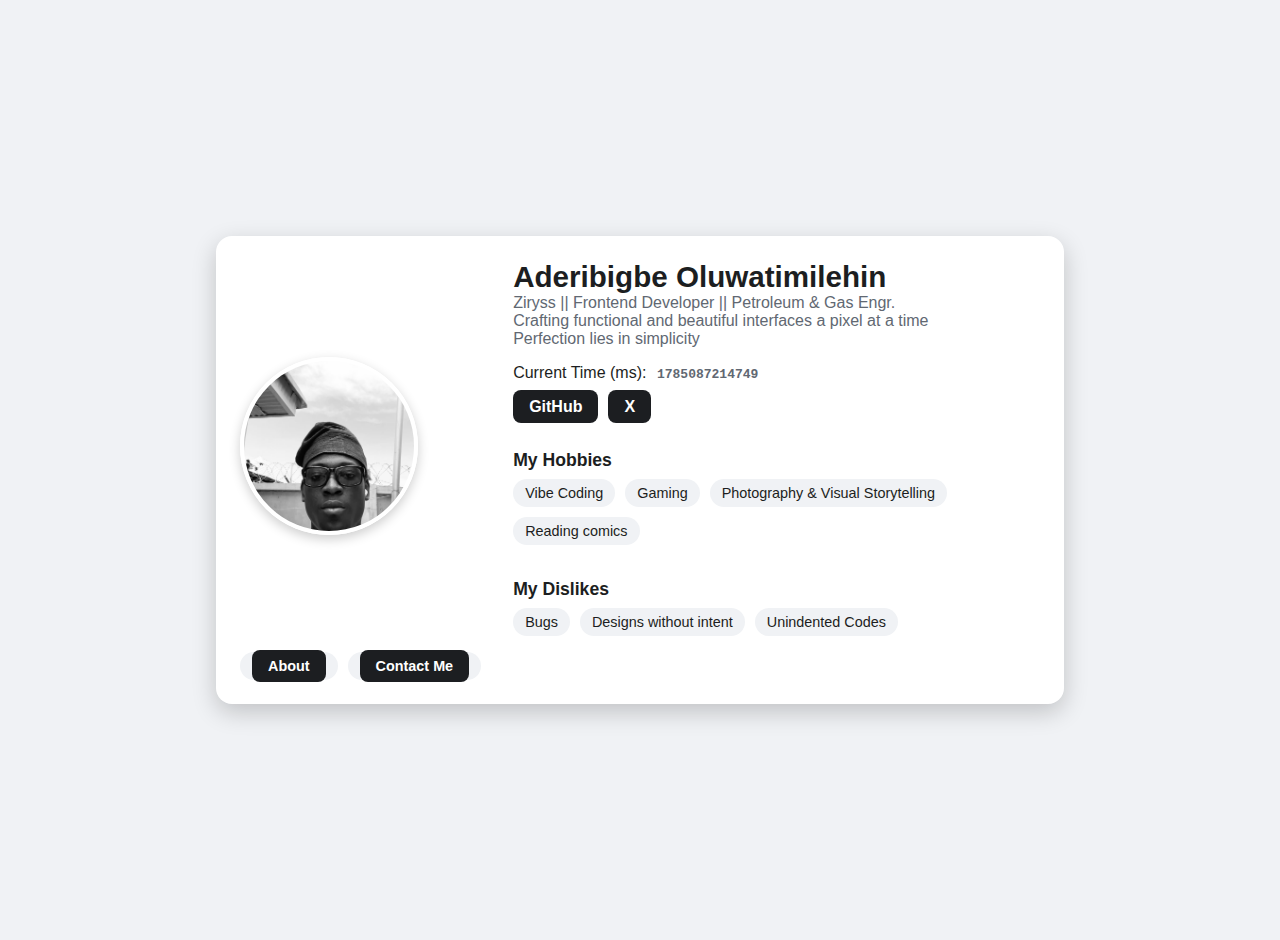
<file: index.html>
<!DOCTYPE html>
<html lang="en">
<head>
    <meta charset="UTF-8">
    <meta name="viewport" content="width=device-width, initial-scale=1.0">
    <title>Ziryss' Profile Card</title>
    <link rel="stylesheet" href="style.css">
</head>
<body>

    <main>
        <article data-testid="test-profile-card">

            <figure>
                <img 
                    data-testid="test-user-avatar"
                    src="./profile.jpg"
                    alt="Picture of Timilehin"
                >
            </figure>

            <div class="user-info">
                <h2 data-testid="test-user-name">Aderibigbe Oluwatimilehin</h2>

                <p data-testid="test-user-bio">
                    Ziryss || Frontend Developer || Petroleum & Gas Engr. <br> 
                    Crafting functional and beautiful interfaces a pixel at a time <br> Perfection lies in simplicity
                </p>

                <p>
                    Current Time (ms): <span data-testid="test-user-time"></span>
                </p>

                <ul data-testid="test-user-social-links">

                    <li>
                        <a
                            href="https://github.com/timi-aderibigbe"
                            target="_blank"
                            rel="noopener noreferrer"
                            data-testid="test-user-social-github">
                            GitHub
                        </a>
                    </li>

                    <li>
                        <a
                            href="https://www.x.com/timitwts/"
                            target="_blank"
                            rel="noopener noreferrer"
                            data-testid="test-user-social-x">
                            X
                        </a>
                    </li>

                </ul>

            </div>

            <section class="user-details">
                <h3>My Hobbies</h3>
                <ul data-testid="test-user-hobbies"> 
                    <li>Vibe Coding</li>
                    <li>Gaming</li>
                    <li>Photography & Visual Storytelling</li>
                    <li>Reading comics</li>
                </ul>
            </section>

            <section class="user-details">
                <h3>My Dislikes</h3>
                <ul data-testid="test-user-dislikes">
                    <li>Bugs</li>
                    <li>Designs without intent</li>
                    <li>Unindented Codes</li>
                </ul>
            </section>

            <section class="user-details">
                <ul data-testid="test-user-social-links">

                    <li>
                        <a href="about.html">About</a>
                    </li>

                    <li>
                        <a href="contact.html">Contact Me</a>
                    </li>

                </ul>
            </section>



        </article>
    </main>

    <script src="script.js"></script>
</body>
</html>
</file>
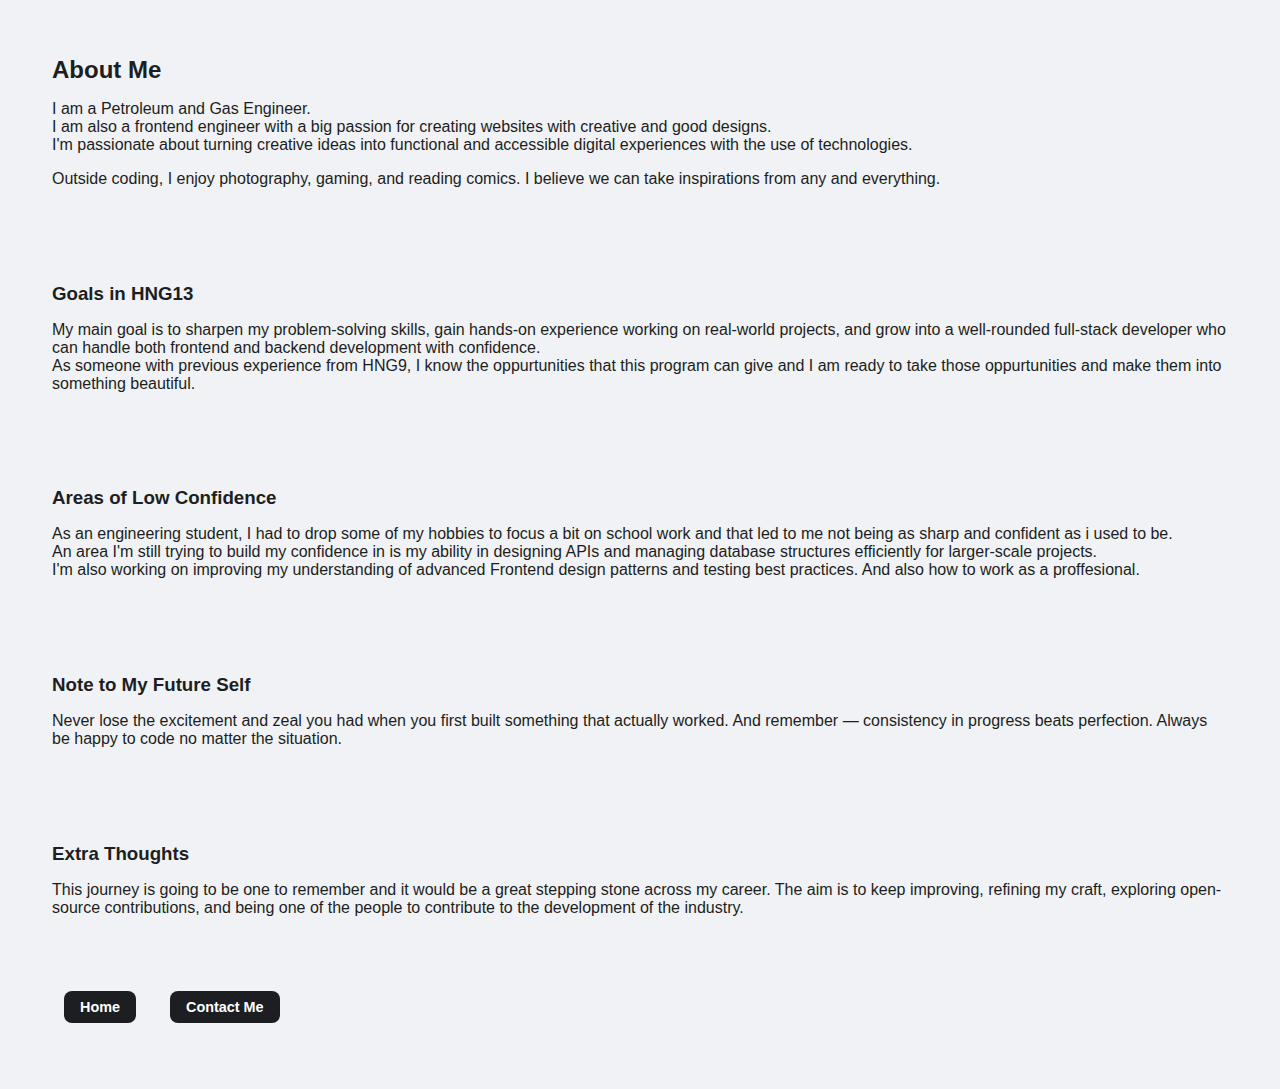
<file: about.html>
<!DOCTYPE html>
<html lang="en">
<head>
    <meta charset="UTF-8">
    <meta name="viewport" content="width=device-width, initial-scale=1.0">
    <title>About Me- Ziryss</title>
    <link rel="stylesheet" href="style.css">
</head>
<body>

    <main data-testid="test-about-page" class="about">
        <section data-testid="test-about-bio">
          <h2>About Me</h2>
          <p>
            I am a Petroleum and Gas Engineer. <br>
            I am also a frontend engineer with a big passion for creating websites with creative and good designs. <br>
            I'm passionate about turning creative ideas into functional and
            accessible digital experiences with the use of technologies.
          </p>
          <p>
            Outside coding, I enjoy photography, gaming, and reading comics. I believe we can take inspirations from any and everything.
          </p>
        </section>
  
        <section data-testid="test-about-goals">
          <h3>Goals in HNG13</h3>
          <p>
            My main goal is to sharpen my problem-solving skills, gain hands-on
            experience working on real-world projects, and grow into a
            well-rounded full-stack developer who can handle both frontend and
            backend development with confidence. <br>
            As someone with previous experience from HNG9, 
            I know the oppurtunities that this program can give and I am ready to take those oppurtunities and make them into something beautiful. 
          </p>
        </section>
  
        <section data-testid="test-about-confidence">
          <h3>Areas of Low Confidence</h3>
          <p>
            As an engineering student, 
            I had to drop some of my hobbies to focus a bit on school work and that led to me not being as sharp and confident as i used to be. <br>
            An area I'm still trying to build my confidence in is my ability in designing APIs and managing database structures efficiently for
            larger-scale projects. <br> I'm also working on improving my understanding
            of advanced Frontend design patterns and testing best practices. And also how to work as a proffesional.
          </p>
        </section>
  
        <section data-testid="test-about-future-note">
          <h3>Note to My Future Self</h3>
          <p>
            Never lose the excitement and zeal you had when you
            first built something that actually worked. And remember — consistency in
            progress beats perfection. Always be happy to code no matter the situation.
          </p>
        </section>
  
        <section data-testid="test-about-extra">
          <h3>Extra Thoughts</h3>
          <p>
            This journey is going to be one to remember and it would be a great stepping stone across my career. 
            The aim is to keep improving, refining my craft,
            exploring open-source contributions, and being one of the people to contribute to the development of the industry.
          </p>
        </section>

        <section class="user-details">
            <ul data-testid="test-user-social-links">

                <li>
                    <a
                        href="index.html">
                        Home
                    </a>
                </li>

                <li>
                    <a
                        href="contact.html">
                        Contact Me
                    </a>
                </li>

            </ul>
        </section>
      </main>

</body>
</html>
</file>
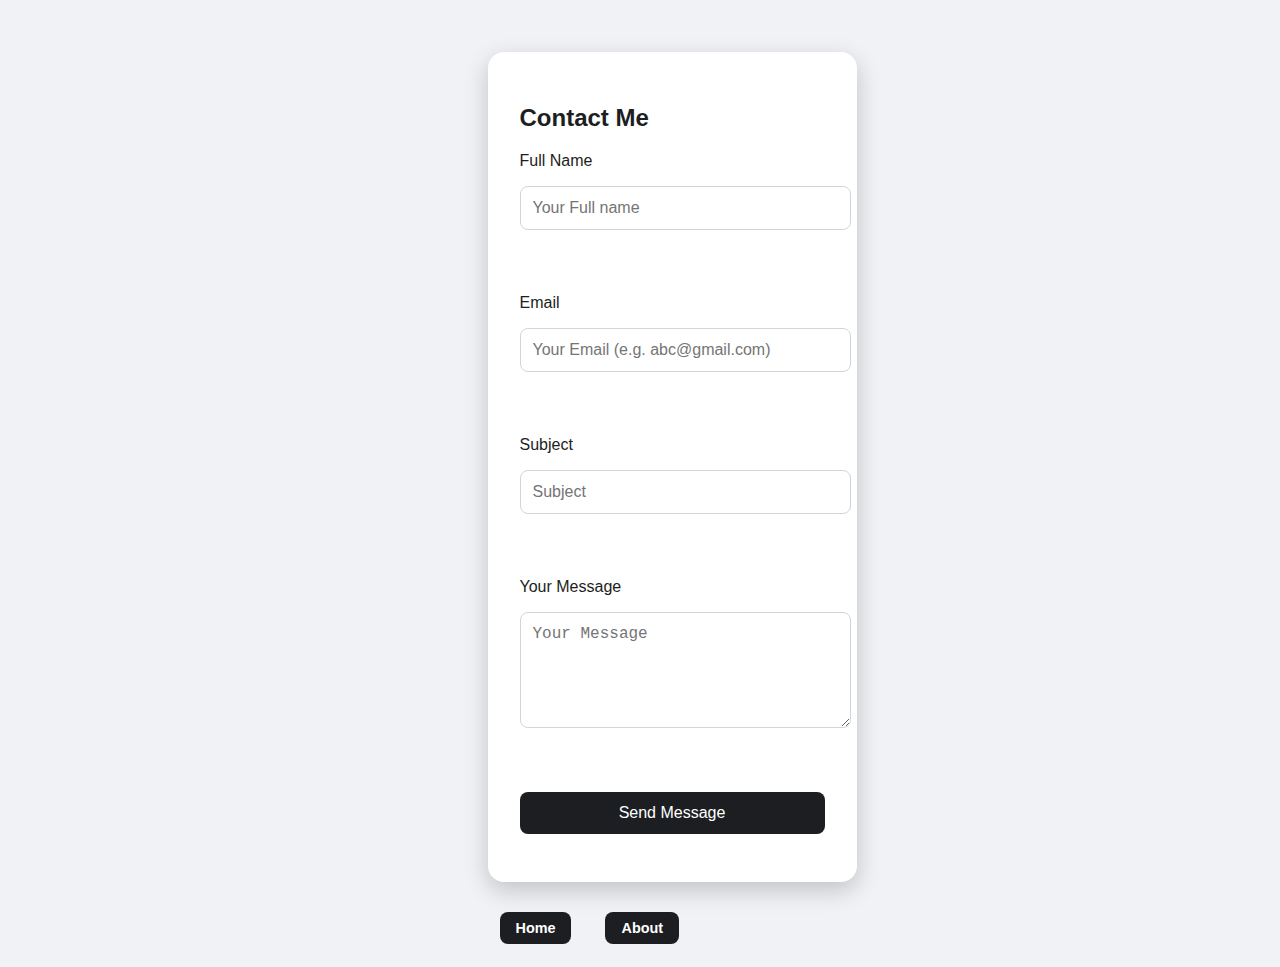
<file: contact.html>
<!DOCTYPE html>
<html lang="en">
<head>
    <meta charset="UTF-8">
    <meta name="viewport" content="width=device-width, initial-scale=1.0">
    <title>Contact Ziryss</title>
    <link rel="stylesheet" href="style.css">
</head>
<body>

      <main>
        <section class="contact">
          <h2>Contact Me</h2>
  
          <form id="contactForm" novalidate>
            <!-- Name Field -->
            <label for="name">Full Name</label>
            <input
              type="text"
              id="name"
              name="name"
              placeholder="Your Full name"
              required
              aria-describedby="error-name"
              data-testid="test-contact-name"
            />
            <p
              class="error"
              id="error-name"
              data-testid="test-contact-error-name"
            ></p>
  
            <!-- Email -->
            <label for="email">Email</label>
            <input
              type="email"
              id="email"
              name="email"
              placeholder="Your Email (e.g. abc@gmail.com)"
              required
              aria-describedby="error-email"
              data-testid="test-contact-email"
            />
            <p
              class="error"
              id="error-email"
              data-testid="test-contact-error-email"
            ></p>
  
            <!-- Subject Sect -->
            <label for="subject">Subject</label>
            <input
              type="text"
              id="subject"
              name="subject"
              placeholder="Subject"
              required
              aria-describedby="error-subject"
              data-testid="test-contact-subject"
            />
            <p
              class="error"
              id="error-subject"
              data-testid="test-contact-error-subject"
            ></p>
  
            <!-- Message Field -->
            <label for="message">Your Message</label>
            <textarea
              id="message"
              name="message"
              rows="5"
              placeholder="Your Message"
              required
              aria-describedby="error-message"
              data-testid="test-contact-message"
            ></textarea>
            <p
              class="error"
              id="error-message"
              data-testid="test-contact-error-message"
            ></p>
  
            <!-- Submit -->
            <button type="submit" data-testid="test-contact-submit">
              Send Message
            </button>
          </form>
  
          <p id="successMsg" role="status" data-testid="test-contact-success"></p>
        </section>

        <section class="user-details">
            <ul data-testid="test-user-social-links">

                <li>
                    <a href="index.html">Home</a>
                </li>
                <li>
                    <a href="about.html">About</a>
                </li>
            </ul>
        </section>
      </main>

      <script src="script.js"></script>
</body>
</html>
</file>
<file: style.css>
body {
    font-family: -apple-system, BlinkMacSystemFont, "Segoe UI", Roboto, Helvetica, Arial, sans-serif;
    background-color: #f0f2f5;
    color: #1c1e21;
    margin: 0;
    display: flex;
    justify-content: center;
    align-items: center;
    min-height: 100vh;
    padding: 20px;
}

article[data-testid="test-profile-card"] {
    background-color: #ffffff;
    border-radius: 16px;
    box-shadow: 0 8px 24px rgba(0, 0, 0, 0.2);
    padding: 24px;
    max-width: 800px;
    width: 100%;
    display: flex;
    flex-direction: column;
    align-items: center;
    text-align: center;
    gap: 16px;
}

figure {
    margin: 0;
    padding: 0;
}

img[data-testid="test-user-avatar"] {
    width: 170px;
    height: 170px;
    border-radius: 50%;
    object-fit: cover;
    border: 4px solid #fff;
    box-shadow: 0 4px 12px rgba(0, 0, 0, 0.2);
}

h2[data-testid="test-user-name"] {
    margin: 0;
    font-size: 1.85rem;
}

p[data-testid="test-user-bio"] {
    margin: 0;
    font-size: 1rem;
    color: #616872;
    max-width: 600px;
}

span[data-testid="test-user-time"] {
    font-family: monospace;
    font-weight: bold;
    background-color: #fff;
    color: #616872;
    padding: 2px 6px;
    border-radius: 4px;
}

ul {
    list-style: none;
    padding: 0;
    margin: 0;
    display: flex;
    flex-wrap: wrap;
    justify-content: center;
    gap: 10px;
}

section.user-details h3 {
    margin-bottom: 8px;
    font-size: 1.1rem;
}

/* Hobbies and Dislike Inside Styling */
section.user-details li {
    background-color: #f0f2f5;
    padding: 6px 12px;
    border-radius: 20px;
    font-size: 0.9rem;
}

section.user-nav {
    padding: 1rem 2rem;
    border-radius: 20px;
    font-size: 0.9rem;
}

/* --- Social media Styling --- */
ul[data-testid="test-user-social-links"] a {
    text-decoration: none;
    color: #ffffff;
    background-color: #1c1e21;
    padding: 8px 16px;
    border-radius: 8px;
    font-weight: bold;
    transition: background-color 0.2s ease, transform 0.2s ease;
}

ul[data-testid="test-user-social-links"] a:hover {
    background-color: #616872;
    transform: translateY(-2px);
}

a:focus {
    outline: 3px solid #1c1e21;
    outline-offset: 2px;
    border-radius: 8px;
}

/* --- Desktop Layout --- */
@media (min-width: 768px) {
    article[data-testid="test-profile-card"] {
        display: grid;
        grid-template-columns: auto 1fr;
        grid-template-rows: auto auto 1fr;
        column-gap: 32px;
        row-gap: 16px;
        text-align: left;
    }

    figure {
        grid-row: 1 / span 3;
        margin: 0;
        align-self: center;
    }

    .user-info {
        grid-column: 2;
    }

    .user-details:nth-of-type(1) {
        grid-column: 2;
    }

    .user-details:nth-of-type(2) {
        grid-column: 2;
    }

    /* to align left on pc */
    ul {
        justify-content: flex-start;
    }
}

/* footer */

footer {
    text-align: center;
    padding: 1rem;
    color: #6b7280;
    font-size: 0.9rem;
    margin-top: 2rem;
}

/* about */

.about section {
    margin-bottom: 2rem;
    padding: 1rem 2rem;
}

.about h2,
.about h3 {
  color: #1c1e21;
  margin-bottom: 0.75rem;
}

.about p {
    margin-bottom: 0.75rem;
    font-size: 1rem;
}

.about {
    animation: fadeIn 0.6s ease-in-out;
}

/* contact section */
.contact {
    max-width: 800px;
    width: 100%;
    margin: 2rem auto;
    background: #fff;
    padding: 2rem;
    border-radius: 1rem;
    box-shadow: 0 8px 24px rgba(0, 0, 0, 0.2);
  }

.contact form {
    display: flex;
    flex-direction: column;
    gap: 1rem;
    margin-top: 1rem;
}

.contact input,
.contact textarea {
  padding: 0.75rem;
  border: 1px solid #d1d5db;
  border-radius: 0.5rem;
  font-size: 1rem;
  width: 100%;
}

.error {
    color: red;
}

  button {
    background: #1c1e21;
    color: #fff;
    padding: 0.75rem;
    border: none;
    border-radius: 0.5rem;
    font-size: 1rem;
    cursor: pointer;
    transition: background 0.2s;
}

  button:hover {
    background: #616872;
}
</file>
